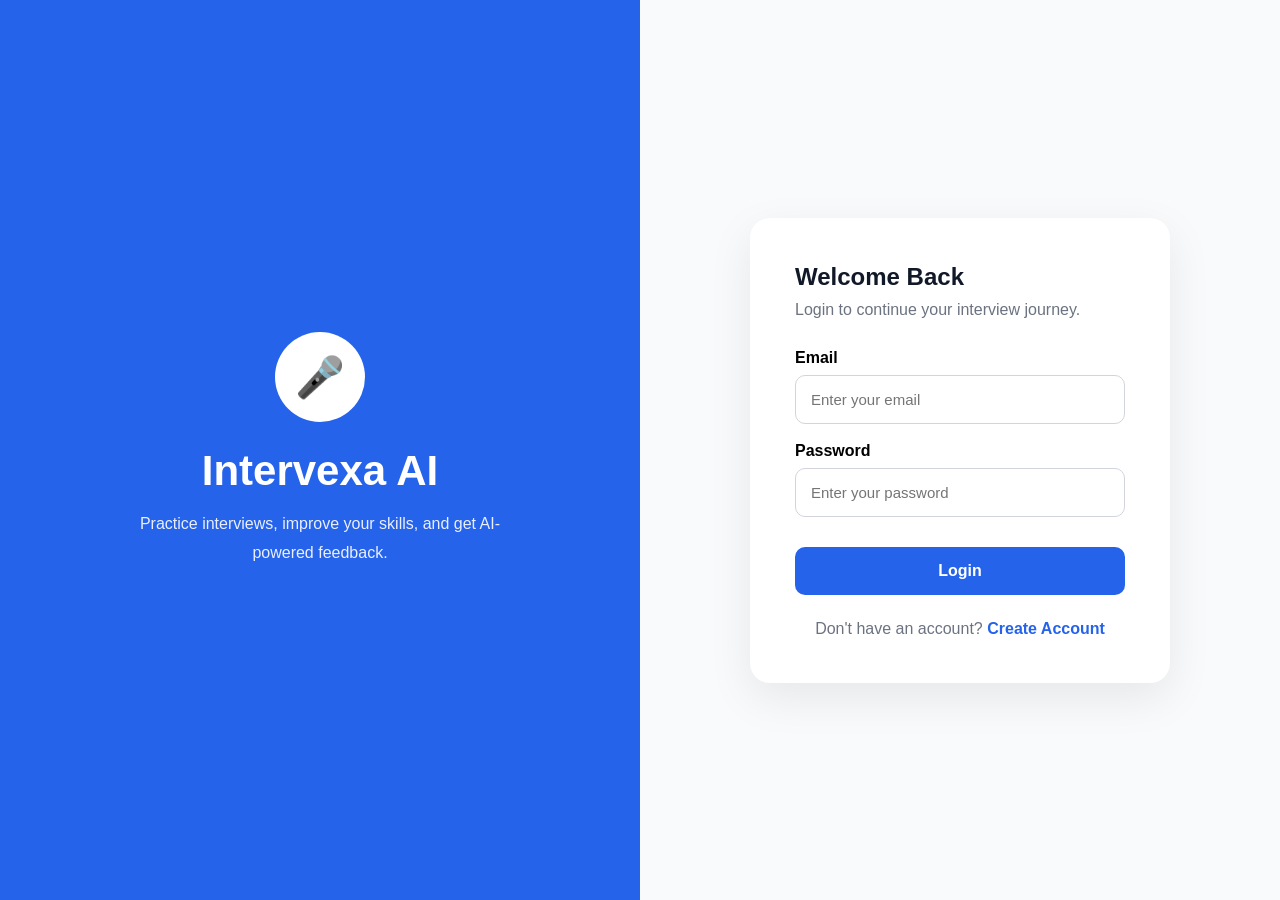
<file: index.html>
<!DOCTYPE html>
<html lang="en">
<head>
    <meta charset="UTF-8">
    <meta name="viewport" content="width=device-width, initial-scale=1.0">

    <title>Intervexa AI - Login</title>

    <link rel="stylesheet" href="css/index.css">

</head>

<body>
    <div class="container">

        <div class="left">
            <div class="logo">🎤</div>

            <h1>Intervexa AI</h1>
            <p>
                Practice interviews, improve your skills,
                and get AI-powered feedback.
            </p>
        </div>

        <div class="right">

            <div class="login-card">

                <h2>Welcome Back</h2>

                <p class="subtitle">
                    Login to continue your interview journey.
                </p>

                <form id="loginForm">

                    <label>Email</label>

                    <input
                        type="email"
                        id="email"
                        placeholder="Enter your email"
                        required
                    >

                    <label>Password</label>

                    <input
                        type="password"
                        id="password"
                        placeholder="Enter your password"
                        required
                    >

                    <button type="submit" class="login-button" href="html/home.html">Login</button>

                </form>

                <p class="bottom-text">
                    Don't have an account?
                    <a href="#">Create Account</a>
                </p>

            </div>

        </div>

    </div>

    <script src="js/index.js"></script>

</body>
</html>
</file>
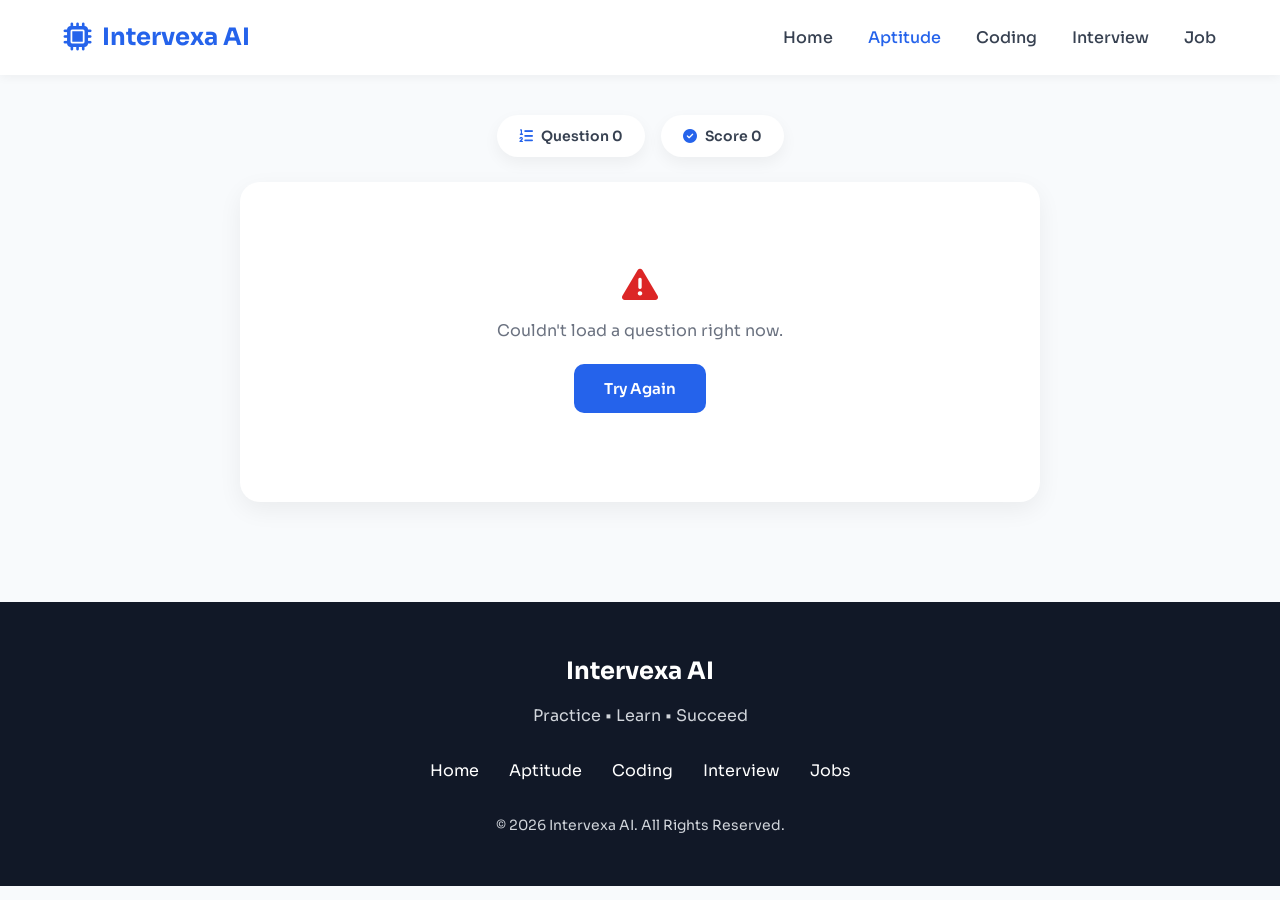
<file: html/aptitude.html>
<!DOCTYPE html>
<html lang="en">
<head>
<meta charset="UTF-8">
<meta name="viewport" content="width=device-width, initial-scale=1.0">
<title>Intervexa AI | Aptitude</title>

<link href="https://fonts.googleapis.com/css2?family=Sora:wght@300;400;500;600;700;800&display=swap" rel="stylesheet">
<link href="https://cdnjs.cloudflare.com/ajax/libs/font-awesome/6.7.2/css/all.min.css" rel="stylesheet">
<link rel="stylesheet" href="../css/aptitude.css">
</head>
<body>

<!-- ================= NAVBAR ================= -->

<header>
    <nav class="navbar">

        <a href="home.html" class="logo">
            <i class="fa-solid fa-microchip"></i>
            <span>Intervexa AI</span>
        </a>

        <ul class="nav-links">
            <li><a href="home.html">Home</a></li>
            <li><a href="aptitude.html" class="active">Aptitude</a></li>
            <li><a href="coding.html">Coding</a></li>
            <li><a href="interview.html">Interview</a></li>
            <li><a href="job.html">Job</a></li>
        </ul>

        <button id="menuBtn" class="menu-btn">
            <i class="fa-solid fa-bars"></i>
        </button>

    </nav>
</header>

<!-- ================= QUIZ ================= -->

<section class="quiz-wrap">

    <div class="stat-bar">
        <span class="stat-pill"><i class="fa-solid fa-list-ol"></i>Question <span id="qCount">0</span></span>
        <span class="stat-pill"><i class="fa-solid fa-circle-check"></i>Score <span id="qScore">0</span></span>
    </div>

    <div class="quiz-card" id="quizCard">
        <div class="loader" id="loader">
            <div class="spinner"></div>
            <p>Loading question...</p>
        </div>
    </div>

</section>

<!-- ================= FOOTER ================= -->

<footer>
    <div class="footer-content">
        <h2>Intervexa AI</h2>
        <p>Practice • Learn • Succeed</p>

        <div class="footer-links">
            <a href="home.html">Home</a>
            <a href="aptitude.html">Aptitude</a>
            <a href="coding.html">Coding</a>
            <a href="interview.html">Interview</a>
            <a href="job.html">Jobs</a>
        </div>

        <p class="copyright">© 2026 Intervexa AI. All Rights Reserved.</p>
    </div>
</footer>

<script src="../js/aptitude.js"></script>

</body>
</html>
</file>
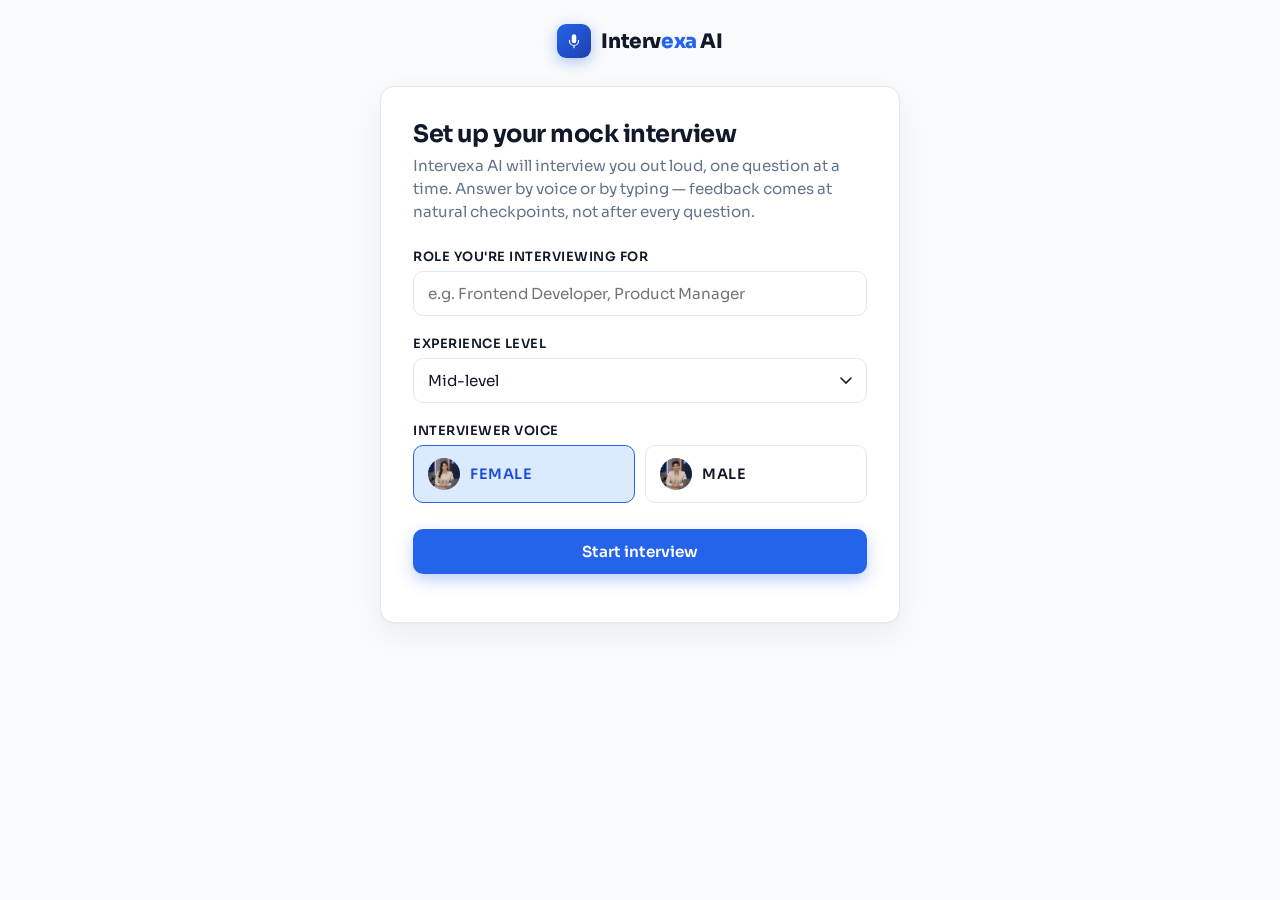
<file: html/interview.html>
<!DOCTYPE html>
<html lang="en">

<head>
<meta charset="UTF-8">
<meta name="viewport" content="width=device-width, initial-scale=1.0">
<title>Intervexa AI — Interview Practice</title>
<link rel="preconnect" href="https://fonts.googleapis.com">
<link rel="preconnect" href="https://fonts.gstatic.com" crossorigin>
<link href="https://fonts.googleapis.com/css2?family=Sora:wght@400;500;600;700;800&display=swap" rel="stylesheet">
<link rel="stylesheet" href="../css/interview.css">
</head>
<body>

<div class="app-shell">
  <div class="brand">
    <div class="mark">
      <svg viewBox="0 0 24 24" fill="none"><path d="M12 15a3 3 0 003-3V6a3 3 0 10-6 0v6a3 3 0 003 3z" fill="white"/><path d="M6 11v1a6 6 0 0012 0v-1M12 18v3" stroke="white" stroke-width="1.6" stroke-linecap="round"/></svg>
    </div>
    <span>Interv<em>exa</em> AI</span>
  </div>

  <!-- SETUP SCREEN -->
  <section id="screen-setup" class="screen active">
    <div class="card setup-shell">
      <h1>Set up your mock interview</h1>
      <p class="sub">Intervexa AI will interview you out loud, one question at a time. Answer by voice or by typing — feedback comes at natural checkpoints, not after every question.</p>

      <div class="field">
        <label for="roleInput">Role you're interviewing for</label>
        <input type="text" id="roleInput" placeholder="e.g. Frontend Developer, Product Manager">
      </div>

      <div class="field">
        <label for="levelSelect">Experience level</label>
        <select id="levelSelect">
          <option value="Entry-level">Entry-level</option>
          <option value="Mid-level" selected>Mid-level</option>
          <option value="Senior">Senior</option>
        </select>
      </div>

      <div class="field">
        <label>Interviewer voice</label>
        <div class="voice-toggle">
          <label class="voice-option">
            <input type="radio" name="gender" value="female" checked>
            <span class="pill"><img src="../assets/IntervexaAI_home_girl.png" alt=""> Female</span>
          </label>
          <label class="voice-option">
            <input type="radio" name="gender" value="male">
            <span class="pill"><img src="../assets/IntervexaAI_home_boy.png" alt=""> Male</span>
          </label>
        </div>
      </div>

      <button class="btn btn-primary btn-block" id="startBtn">Start interview</button>
      <p class="footer-note" id="setupError" style="color:#DC2626;"></p>
    </div>
  </section>

  <!-- INTERVIEW SCREEN -->
  <section id="screen-interview" class="screen">
    <div class="top-bar">
      <div style="font-size:.85rem;color:var(--text-muted);font-weight:600;" id="roleLabel"></div>
      <button class="btn btn-danger-outline" id="endBtn">End interview</button>
    </div>

    <div class="interview-grid">
      <!-- LEFT: AI avatar + question -->
      <div class="col-card">
        <div class="avatar-frame" id="avatarFrame">
          <img id="avatarImage" class="avatar-photo" src="../assets/IntervexaAI_home_girl.png" alt="Interviewer">
          <div class="speaking-badge"><span class="dot"></span> Speaking</div>
        </div>
        <div class="question-box loading" id="questionBox">
          <p id="questionText">Loading…</p>
        </div>
      </div>

      <!-- RIGHT: camera + answer -->
      <div class="col-card">
        <div class="camera-frame" id="cameraFrame">
          <video id="cameraVideo" autoplay playsinline muted></video>
          <p class="camera-off-msg" id="cameraOffMsg">Camera not available — you can still answer by mic or typing.</p>
          <div class="rec-badge"><span class="dot"></span> Rec</div>
        </div>

        <label for="answerInput">Your answer</label>
        <textarea id="answerInput" placeholder="Speak using the mic, or type your answer here…"></textarea>

        <div class="controls-row">
          <button class="mic-btn" id="micBtn" title="Record answer">
            <svg viewBox="0 0 24 24"><path d="M12 15a3 3 0 003-3V6a3 3 0 10-6 0v6a3 3 0 003 3z"/><path d="M6 11v1a6 6 0 0012 0v-1M12 18v3" stroke="currentColor" stroke-width="1.6" stroke-linecap="round" fill="none"/></svg>
          </button>
          <button class="btn btn-primary" id="submitBtn" style="flex:1;">Submit answer</button>
        </div>
        <p class="footer-note">Intervexa reads each question aloud automatically. Click the mic to answer by voice.</p>
      </div>
    </div>
  </section>

  <!-- FEEDBACK SCREEN -->
  <section id="screen-feedback" class="screen">
    <div class="card setup-shell">
      <span class="badge">Feedback checkpoint</span>
      <h1>Here's how you're doing</h1>
      <div class="feedback-body" id="feedbackText">Analyzing your recent answers…</div>
      <div class="actions-row">
        <button class="btn btn-primary" id="continueBtn" style="flex:1;">Continue interview</button>
        <button class="btn btn-ghost" id="restartBtn">Start over</button>
      </div>
    </div>
  </section>
</div>
<script src="../js/interview.js"></script>
</body>
</html>
</file>
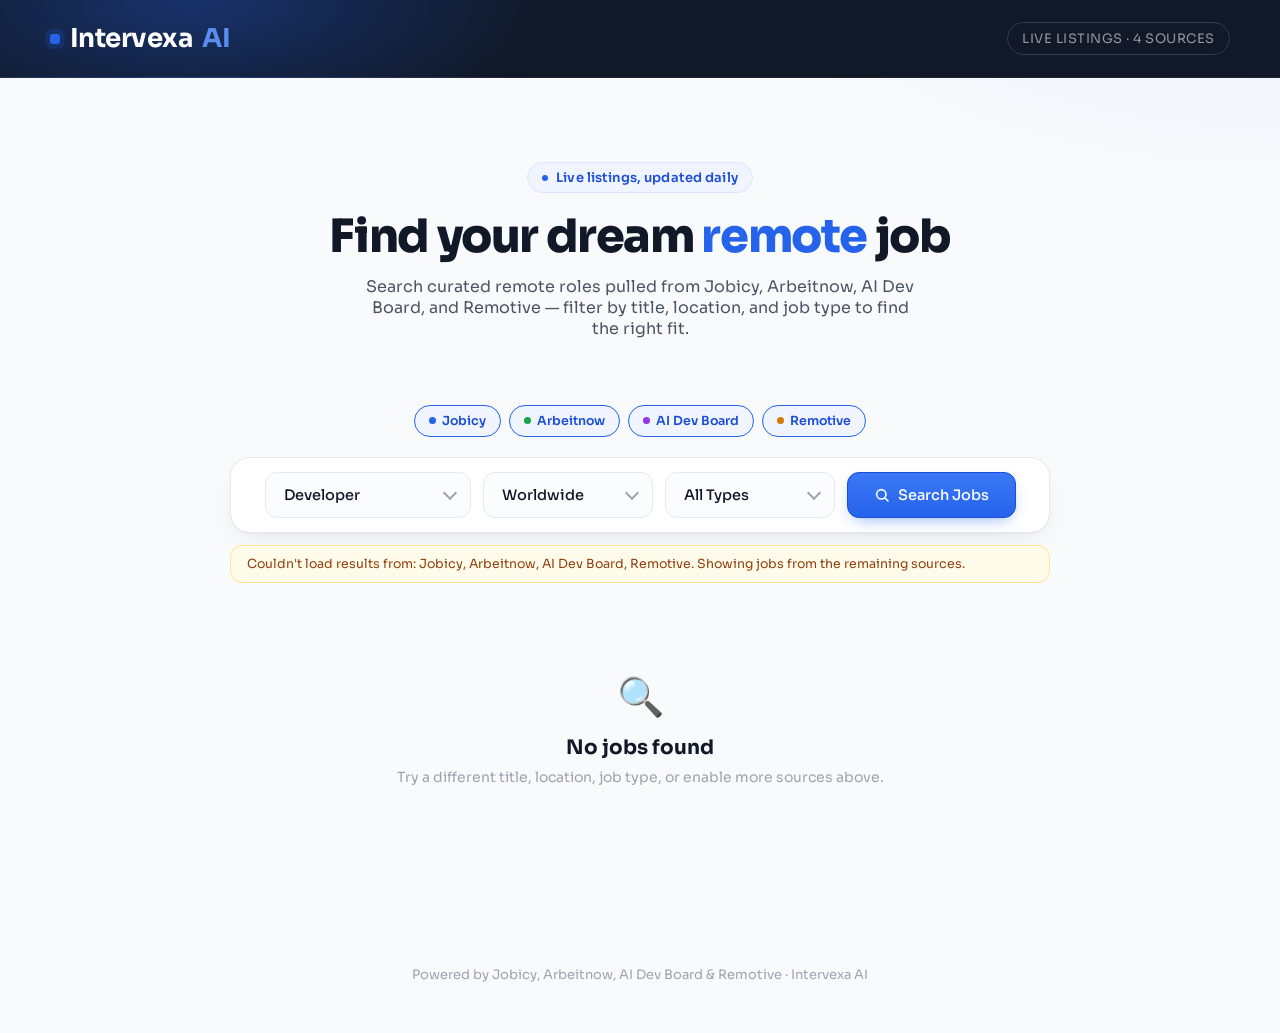
<file: html/job.html>
<!DOCTYPE html>
<html lang="en">

<head>
<meta charset="UTF-8">
<meta name="viewport" content="width=device-width, initial-scale=1.0">

<title>Intervexa AI - Jobs</title>

<link href="https://fonts.googleapis.com/css2?family=Sora:wght@400;500;600;700;800&display=swap" rel="stylesheet">
<link rel="stylesheet" href="../css/job.css">
</head>


<body>


<header>

<div class="logo">
Intervexa<span>AI</span>
</div>

<div class="header-tag">Live listings · 4 sources</div>

</header>



<div class="container">

<div class="hero">
<div class="eyebrow">Live listings, updated daily</div>
<h1>Find your dream <span class="accent">remote</span> job</h1>
<p class="subhead">Search curated remote roles pulled from Jobicy, Arbeitnow, AI Dev Board, and Remotive — filter by title, location, and job type to find the right fit.</p>
</div>

<div class="source-toggle" id="sourceToggle">
    <span class="source-chip active" data-source="jobicy"><span class="dot" style="background:#2563EB"></span>Jobicy</span>
    <span class="source-chip active" data-source="arbeitnow"><span class="dot" style="background:#16A34A"></span>Arbeitnow</span>
    <span class="source-chip active" data-source="aidevboard"><span class="dot" style="background:#9333EA"></span>AI Dev Board</span>
    <span class="source-chip active" data-source="remotive"><span class="dot" style="background:#D97706"></span>Remotive</span>
</div>

<div class="filters">

<div class="select-wrap">
<select id="jobTitle">
<option value="developer">Developer</option>
<option value="frontend">Frontend Developer</option>
<option value="backend">Backend Developer</option>
<option value="java">Java Developer</option>
<option value="python">Python Developer</option>
</select>
</div>

<div class="select-wrap">
<select id="location">
<option value="">Worldwide</option>
<option value="india">India</option>
<option value="usa">USA</option>
<option value="uk">UK</option>
</select>
</div>

<div class="select-wrap">
<select id="jobType">
<option value="">All Types</option>
<option value="fulltime">Full Time</option>
<option value="parttime">Part Time</option>
<option value="intern">Intern</option>
</select>
</div>

<button onclick="getJobs()">
<svg width="16" height="16" viewBox="0 0 24 24" fill="none" stroke="currentColor" stroke-width="2.4" stroke-linecap="round"><circle cx="11" cy="11" r="7"/><line x1="21" y1="21" x2="16.65" y2="16.65"/></svg>
Search Jobs
</button>

</div>

<div class="results-bar" id="resultsBar" style="display:none;">
<span id="resultCount"></span>
<span id="resultQuery"></span>
</div>

<div class="source-warning" id="sourceWarning"></div>

<div id="jobs">
<div class="loading-grid">
<div class="skeleton-card"></div>
<div class="skeleton-card"></div>
<div class="skeleton-card"></div>
</div>
</div>

</div>

<footer>Powered by Jobicy, Arbeitnow, AI Dev Board & Remotive · Intervexa AI</footer>

<script src="../js/job.js"></script>


</body>

</html>
</file>
<file: css/index.css>
*{
    margin:0;
    padding:0;
    box-sizing:border-box;
    font-family:'Sora',sans-serif;
}

body{
    background:#F8FAFC;
    height:100vh;
}

.container{
    display:flex;
    height:100vh;
}

.left{
    width:50%;
    background:#2563EB;
    color:white;

    display:flex;
    flex-direction:column;
    justify-content:center;
    align-items:center;

    padding:60px;
    text-align:center;
}

.logo{
    width:90px;
    height:90px;
    background:white;
    color:#2563EB;
    border-radius:50%;
    display:flex;
    justify-content:center;
    align-items:center;
    font-size:40px;
    margin-bottom:25px;
}

.left h1{
    font-size:42px;
    margin-bottom:15px;
}

.left p{
    max-width:420px;
    line-height:1.8;
    opacity:.9;
}

.right{
    width:50%;

    display:flex;
    justify-content:center;
    align-items:center;
}

.login-card{

    width:420px;
    background:white;

    padding:45px;

    border-radius:20px;

    box-shadow:0 15px 45px rgba(0,0,0,.08);
}

.login-card h2{
    color:#111827;
    margin-bottom:10px;
}

.subtitle{
    color:#6B7280;
    margin-bottom:30px;
}

label{
    display:block;
    margin-bottom:8px;
    margin-top:18px;
    font-weight:600;
}

input{

    width:100%;
    padding:15px;

    border:1px solid #D1D5DB;
    border-radius:10px;

    outline:none;
    font-size:15px;

    transition:.3s;
}

input:focus{

    border-color:#2563EB;

}

button{

    width:100%;
    margin-top:30px;

    padding:15px;

    border:none;

    background:#2563EB;

    color:white;

    font-size:16px;
    font-weight:600;

    border-radius:10px;

    cursor:pointer;

    transition:.3s;
}

button:hover{

    background:#1E4FD7;

}

.bottom-text{

    margin-top:25px;

    text-align:center;

    color:#6B7280;

}

.bottom-text a{

    color:#2563EB;
    text-decoration:none;
    font-weight:600;

}

@media(max-width:900px){

.container{

flex-direction:column;

}

.left{

width:100%;
height:35vh;

}

.right{

width:100%;
height:65vh;

}

.login-card{

width:90%;

}

.left h1{

font-size:34px;

}

}
</file>
<file: css/aptitude.css>
/* ===========================
   BASE (matches home.css)
=========================== */

*{
    margin:0;
    padding:0;
    box-sizing:border-box;
    font-family:'Sora',sans-serif;
    scroll-behavior:smooth;
}

body{
    background:#F8FAFC;
    color:#111827;
    line-height:1.6;
}

a{
    text-decoration:none;
    color:inherit;
}

ul{
    list-style:none;
}

/* ===========================
   NAVBAR
=========================== */

header{
    position:sticky;
    top:0;
    z-index:1000;
    background:#ffffffee;
    backdrop-filter:blur(12px);
    box-shadow:0 2px 10px rgba(0,0,0,.05);
}

.navbar{
    width:90%;
    max-width:1300px;
    margin:auto;
    display:flex;
    justify-content:space-between;
    align-items:center;
    height:75px;
}

.logo{
    display:flex;
    align-items:center;
    gap:10px;
    font-size:24px;
    font-weight:700;
    color:#2563EB;
}

.logo i{
    font-size:28px;
}

.nav-links{
    display:flex;
    gap:35px;
}

.nav-links a{
    color:#374151;
    font-weight:500;
    transition:.3s;
}

.nav-links a:hover,
.nav-links a.active{
    color:#2563EB;
}

.menu-btn{
    display:none;
    border:none;
    background:none;
    cursor:pointer;
    font-size:24px;
    color:#111827;
}

/* ===========================
   PAGE HERO
=========================== */

.page-hero{
    width:90%;
    max-width:1300px;
    margin:auto;
    padding:60px 0 20px;
    text-align:center;
}

.badge{
    display:inline-block;
    background:#DBEAFE;
    color:#2563EB;
    padding:10px 18px;
    border-radius:30px;
    font-size:14px;
    margin-bottom:20px;
    font-weight:600;
}

.page-hero h1{
    font-size:44px;
    line-height:1.2;
    margin-bottom:15px;
}

.page-hero h1 span{
    color:#2563EB;
}

.page-hero p{
    color:#6B7280;
    font-size:17px;
    max-width:600px;
    margin:auto;
}

/* ===========================
   QUIZ SECTION
=========================== */

.quiz-wrap{
    width:90%;
    max-width:800px;
    margin:40px auto 100px;
}

.stat-bar{
    display:flex;
    justify-content:center;
    gap:16px;
    flex-wrap:wrap;
    margin-bottom:25px;
}

.stat-pill{
    background:white;
    border-radius:30px;
    padding:10px 22px;
    font-size:14px;
    font-weight:600;
    color:#374151;
    box-shadow:0 6px 16px rgba(0,0,0,.05);
}

.stat-pill i{
    color:#2563EB;
    margin-right:8px;
}

.quiz-card{
    background:white;
    border-radius:20px;
    padding:45px;
    box-shadow:0 8px 25px rgba(0,0,0,.06);
    min-height:320px;
    position:relative;
}

.q-number{
    color:#2563EB;
    font-weight:700;
    font-size:14px;
    letter-spacing:.5px;
    text-transform:uppercase;
    margin-bottom:14px;
    display:block;
}

.q-text{
    font-size:22px;
    font-weight:600;
    color:#111827;
    margin-bottom:30px;
    line-height:1.5;
}

.options{
    display:flex;
    flex-direction:column;
    gap:14px;
    margin-bottom:10px;
}

.option{
    display:flex;
    align-items:center;
    gap:14px;
    text-align:left;
    background:#F8FAFC;
    border:2px solid #E5E7EB;
    border-radius:12px;
    padding:16px 20px;
    font-size:16px;
    font-weight:500;
    color:#111827;
    cursor:pointer;
    transition:.25s;
    width:100%;
}

.option:hover:not(:disabled){
    border-color:#2563EB;
    background:#EFF6FF;
}

.option .opt-letter{
    width:30px;
    height:30px;
    min-width:30px;
    border-radius:50%;
    background:#E5E7EB;
    color:#374151;
    display:flex;
    align-items:center;
    justify-content:center;
    font-size:13px;
    font-weight:700;
    transition:.25s;
}

.option.selected{
    border-color:#2563EB;
    background:#EFF6FF;
}

.option.selected .opt-letter{
    background:#2563EB;
    color:white;
}

.option.correct{
    border-color:#16A34A;
    background:#F0FDF4;
}

.option.correct .opt-letter{
    background:#16A34A;
    color:white;
}

.option.incorrect{
    border-color:#DC2626;
    background:#FEF2F2;
}

.option.incorrect .opt-letter{
    background:#DC2626;
    color:white;
}

.option:disabled{
    cursor:default;
}

.explanation{
    margin-top:20px;
    background:#F8FAFC;
    border-left:4px solid #2563EB;
    border-radius:10px;
    padding:18px 20px;
    font-size:15px;
    color:#374151;
    display:none;
}

.explanation.show{
    display:block;
}

.explanation strong{
    color:#111827;
}

.quiz-actions{
    display:flex;
    justify-content:space-between;
    align-items:center;
    margin-top:30px;
    gap:15px;
    flex-wrap:wrap;
}

.primary-btn{
    background:#2563EB;
    color:white;
    border:none;
    padding:15px 30px;
    border-radius:10px;
    transition:.3s;
    font-weight:600;
    font-size:15px;
    cursor:pointer;
}

.primary-btn:hover{
    background:#1D4ED8;
}

.primary-btn:disabled{
    background:#93C5FD;
    cursor:not-allowed;
}

.secondary-btn{
    border:2px solid #2563EB;
    background:none;
    color:#2563EB;
    padding:13px 28px;
    border-radius:10px;
    transition:.3s;
    font-weight:600;
    font-size:15px;
    cursor:pointer;
}

.secondary-btn:hover{
    background:#2563EB;
    color:white;
}

.feedback-tag{
    font-weight:700;
    font-size:15px;
    display:none;
    align-items:center;
    gap:8px;
}

.feedback-tag.show{
    display:flex;
}

.feedback-tag.right{
    color:#16A34A;
}

.feedback-tag.wrong{
    color:#DC2626;
}

/* Loading / error state */

.loader{
    display:flex;
    flex-direction:column;
    align-items:center;
    justify-content:center;
    gap:16px;
    min-height:260px;
    color:#6B7280;
}

.spinner{
    width:42px;
    height:42px;
    border:4px solid #DBEAFE;
    border-top-color:#2563EB;
    border-radius:50%;
    animation:spin .8s linear infinite;
}

@keyframes spin{
    to{ transform:rotate(360deg); }
}

.error-box{
    text-align:center;
    padding:40px 20px;
    color:#6B7280;
}

.error-box i{
    font-size:36px;
    color:#DC2626;
    margin-bottom:15px;
    display:block;
}

/* ===========================
   FOOTER
=========================== */

footer{
    background:#111827;
    color:white;
    text-align:center;
    padding:50px 20px;
}

.footer-content h2{
    margin-bottom:12px;
}

.footer-content p{
    color:#D1D5DB;
}

.footer-links{
    margin:30px 0;
    display:flex;
    justify-content:center;
    gap:30px;
    flex-wrap:wrap;
}

.footer-links a{
    color:white;
    transition:.3s;
}

.footer-links a:hover{
    color:#60A5FA;
}

.copyright{
    font-size:14px;
    color:#9CA3AF;
}

/* ===========================
   RESPONSIVE
=========================== */

@media(max-width:900px){

    .nav-links{
        display:none;
        position:absolute;
        top:75px;
        left:0;
        right:0;
        background:#ffffff;
        flex-direction:column;
        align-items:center;
        gap:0;
        box-shadow:0 12px 24px rgba(0,0,0,.08);
        padding:10px 0;
    }

    .nav-links.open{
        display:flex;
    }

    .nav-links a{
        display:block;
        width:100%;
        text-align:center;
        padding:14px 20px;
    }

    .menu-btn{
        display:block;
    }

    .page-hero h1{
        font-size:32px;
    }

    .quiz-card{
        padding:28px 20px;
    }

    .q-text{
        font-size:19px;
    }

    .quiz-actions{
        justify-content:center;
    }
}
</file>
<file: css/interview.css>
:root{
    --primary:#2563EB;
    --primary-dark:#1d4ed8;
    --primary-light:#DBEAFE;
    --secondary:#111827;
    --bg:#F8FAFC;
    --card:#FFFFFF;
    --border:#E2E8F0;
    --text-muted:#64748B;
    --radius:14px;
  }
  *{box-sizing:border-box;}
  html,body{height:100%;}
  body{
    margin:0;
    font-family:'Sora',sans-serif;
    background:var(--bg);
    color:var(--secondary);
    min-height:100vh;
    padding:24px;
  }

  .app-shell{
    width:100%;
    max-width:1100px;
    margin:0 auto;
  }

  .brand{
    display:flex;
    align-items:center;
    gap:10px;
    margin-bottom:28px;
    justify-content:center;
  }
  .brand .mark{
    width:34px;height:34px;border-radius:9px;
    background:linear-gradient(135deg,var(--primary),#1e40af);
    display:flex;align-items:center;justify-content:center;
    box-shadow:0 4px 14px rgba(37,99,235,.35);
  }
  .brand .mark svg{width:18px;height:18px;}
  .brand span{font-weight:800;font-size:1.25rem;letter-spacing:-.02em;}
  .brand span em{color:var(--primary);font-style:normal;}

  .screen{display:none;}
  .screen.active{display:block;animation:fadeUp .35s ease;}
  @keyframes fadeUp{from{opacity:0;transform:translateY(8px);}to{opacity:1;transform:translateY(0);}}

  .card{
    background:var(--card);
    border:1px solid var(--border);
    border-radius:var(--radius);
    padding:32px;
    box-shadow:0 1px 2px rgba(15,23,42,.04), 0 12px 32px rgba(15,23,42,.05);
  }

  .setup-shell{max-width:520px;margin:0 auto;}

  h1{font-size:1.5rem;font-weight:700;margin:0 0 6px;letter-spacing:-.02em;}
  p.sub{color:var(--text-muted);margin:0 0 26px;font-size:.95rem;line-height:1.5;}

  label{
    display:block;font-size:.8rem;font-weight:600;color:var(--secondary);
    margin-bottom:6px;text-transform:uppercase;letter-spacing:.04em;
  }
  .field{margin-bottom:20px;}
  input[type="text"], select, textarea{
    width:100%;
    font-family:'Sora',sans-serif;
    font-size:.95rem;
    padding:12px 14px;
    border:1.5px solid var(--border);
    border-radius:10px;
    background:#fff;
    color:var(--secondary);
    outline:none;
    transition:border-color .15s ease, box-shadow .15s ease;
  }
  input[type="text"]:focus, select:focus, textarea:focus{
    border-color:var(--primary);
    box-shadow:0 0 0 3px var(--primary-light);
  }
  select{appearance:none;cursor:pointer;background:#fff url('data:image/svg+xml;utf8,<svg xmlns="http://www.w3.org/2000/svg" width="12" height="8"><path d="M1 1l5 5 5-5" stroke="%23111827" stroke-width="1.6" fill="none" stroke-linecap="round"/></svg>') no-repeat right 14px center;}

  /* Voice / gender toggle */
  .voice-toggle{display:flex;gap:10px;}
  .voice-option{
    flex:1;position:relative;
  }
  .voice-option input{position:absolute;opacity:0;pointer-events:none;}
  .voice-option .pill{
    display:flex;align-items:center;gap:10px;
    border:1.5px solid var(--border);border-radius:10px;
    padding:12px 14px;cursor:pointer;transition:all .15s ease;
    font-size:.9rem;font-weight:600;color:var(--secondary);
  }
  .voice-option .pill img{width:32px;height:32px;border-radius:50%;object-fit:cover;background:var(--primary-light);flex-shrink:0;}
  .voice-option input:checked + .pill{
    border-color:var(--primary);background:var(--primary-light);color:var(--primary-dark);
  }

  .btn{
    display:inline-flex;align-items:center;justify-content:center;gap:8px;
    font-family:'Sora',sans-serif;font-weight:600;font-size:.95rem;
    padding:13px 22px;border-radius:10px;border:none;cursor:pointer;
    transition:transform .12s ease, box-shadow .12s ease, background .15s ease;
  }
  .btn:active{transform:scale(.97);}
  .btn-primary{background:var(--primary);color:#fff;box-shadow:0 6px 16px rgba(37,99,235,.3);}
  .btn-primary:hover{background:var(--primary-dark);}
  .btn-primary:disabled{background:#93B4F3;cursor:not-allowed;box-shadow:none;}
  .btn-ghost{background:transparent;color:var(--secondary);border:1.5px solid var(--border);}
  .btn-ghost:hover{border-color:var(--secondary);}
  .btn-block{width:100%;}
  .btn-danger-outline{background:transparent;color:#DC2626;border:1.5px solid #FCA5A5;padding:8px 14px;font-size:.82rem;}

  /* Interview screen */
  .top-bar{display:flex;align-items:center;justify-content:space-between;margin-bottom:20px;}

  .interview-grid{
    display:grid;
    grid-template-columns:1fr 1fr;
    gap:20px;
  }
  @media (max-width:820px){
    .interview-grid{grid-template-columns:1fr;}
  }

  .col-card{
    background:var(--card);
    border:1px solid var(--border);
    border-radius:var(--radius);
    padding:20px;
    box-shadow:0 1px 2px rgba(15,23,42,.04), 0 12px 32px rgba(15,23,42,.05);
    display:flex;
    flex-direction:column;
  }

  /* Left: AI avatar + question */
  .avatar-frame{
    position:relative;
    width:100%;
    aspect-ratio:1/1;
    border-radius:12px;
    overflow:hidden;
    background:linear-gradient(160deg,var(--primary-light),#EFF6FF);
    display:flex;align-items:center;justify-content:center;
    margin-bottom:16px;
    border:2px solid transparent;
    transition:border-color .2s ease, box-shadow .2s ease;
  }
  .avatar-frame.speaking{
    border-color:var(--primary);
    box-shadow:0 0 0 6px var(--primary-light);
  }
  .avatar-photo{
    width:100%;height:100%;object-fit:cover;object-position:top center;
    display:block;
    transition:transform .35s ease;
  }
  .avatar-frame.speaking .avatar-photo{
    animation:avatarPulse 1.1s ease-in-out infinite;
  }
  @keyframes avatarPulse{
    0%,100%{ transform:scale(1); }
    50%{ transform:scale(1.035); }
  }
  .speaking-badge{
    position:absolute;bottom:10px;left:10px;
    background:rgba(17,24,39,.75);color:#fff;font-size:.72rem;font-weight:600;
    padding:5px 10px;border-radius:20px;display:none;align-items:center;gap:6px;
  }
  .avatar-frame.speaking .speaking-badge{display:flex;}
  .speaking-badge .dot{width:6px;height:6px;border-radius:50%;background:#4ADE80;animation:blink 1s infinite;}
  @keyframes blink{50%{opacity:.3;}}

  .question-box{
    background:var(--primary-light);
    border-radius:12px;
    padding:18px 20px;
    flex:1;
    display:flex;
    align-items:center;
  }
  .question-box p{margin:0;font-size:1rem;font-weight:600;line-height:1.5;color:var(--secondary);}
  .question-box.loading p{color:var(--text-muted);font-weight:500;font-style:italic;}

  /* Right: camera + answer */
  .camera-frame{
    position:relative;
    width:100%;
    aspect-ratio:1/1;
    border-radius:12px;
    overflow:hidden;
    background:var(--secondary);
    margin-bottom:16px;
    display:flex;align-items:center;justify-content:center;
  }
  .camera-frame video{
    width:100%;height:100%;object-fit:cover;
    transform:scaleX(-1); /* mirror */
  }
  .camera-frame.recording{box-shadow:0 0 0 3px #DC2626 inset;}
  .rec-badge{
    position:absolute;top:10px;left:10px;
    background:rgba(220,38,38,.9);color:#fff;font-size:.72rem;font-weight:700;
    padding:5px 10px;border-radius:20px;display:none;align-items:center;gap:6px;
    text-transform:uppercase;letter-spacing:.04em;
  }
  .camera-frame.recording .rec-badge{display:flex;}
  .rec-badge .dot{width:6px;height:6px;border-radius:50%;background:#fff;animation:blink 1s infinite;}
  .camera-off-msg{color:#94A3B8;font-size:.82rem;text-align:center;padding:0 20px;}

  textarea{min-height:90px;resize:vertical;line-height:1.5;flex-shrink:0;}

  .controls-row{display:flex;gap:10px;margin-top:12px;align-items:center;}

  .mic-btn{
    width:52px;height:52px;border-radius:50%;border:1.5px solid var(--border);
    background:#fff;cursor:pointer;display:flex;align-items:center;justify-content:center;
    flex-shrink:0;transition:all .15s ease;
  }
  .mic-btn svg{width:20px;height:20px;fill:var(--secondary);}
  .mic-btn.recording{background:#DC2626;border-color:#DC2626;}
  .mic-btn.recording svg{fill:#fff;}
  .mic-btn:disabled{opacity:.4;cursor:not-allowed;}

  .footer-note{margin-top:16px;text-align:center;color:var(--text-muted);font-size:.78rem;}

  /* Feedback screen */
  .feedback-body{white-space:pre-wrap;line-height:1.65;font-size:.95rem;color:var(--secondary);}
  .badge{
    display:inline-block;background:var(--primary-light);color:var(--primary-dark);
    font-size:.72rem;font-weight:700;padding:4px 10px;border-radius:20px;
    text-transform:uppercase;letter-spacing:.05em;margin-bottom:14px;
  }

  .actions-row{display:flex;gap:10px;margin-top:24px;}
</file>
<file: css/job.css>
:root{
    --bg:#F8FAFC;
    --ink:#111827;
    --ink-soft:#4b5563;
    --ink-faint:#9ca3af;
    --blue:#2563EB;
    --blue-dark:#1d4ed8;
    --blue-tint:#EFF4FF;
    --border:#E5E9F0;
    --card:#ffffff;
    --shadow: 0 1px 2px rgba(17,24,39,0.04), 0 12px 32px -12px rgba(17,24,39,0.10);
    --shadow-hover: 0 4px 10px rgba(17,24,39,0.06), 0 24px 48px -16px rgba(37,99,235,0.20);
    --radius: 18px;
}

*{
    margin:0;
    padding:0;
    box-sizing:border-box;
    font-family:'Sora',sans-serif;
}

html{
    scroll-behavior:smooth;
}

body{
    background:
        radial-gradient(1000px 500px at 100% -10%, rgba(37,99,235,0.07), transparent 60%),
        var(--bg);
    color:var(--ink);
    min-height:100vh;
}

/* Header */

header{
    background:#111827;
    background-image: radial-gradient(600px 240px at 15% 0%, rgba(37,99,235,0.35), transparent 60%);
    color:white;
    padding:22px 50px;
    display:flex;
    justify-content:space-between;
    align-items:center;
    position:sticky;
    top:0;
    z-index:50;
    border-bottom:1px solid rgba(255,255,255,0.06);
}

.logo{
    font-size:26px;
    font-weight:700;
    letter-spacing:-0.02em;
    display:flex;
    align-items:center;
    gap:10px;
}

.logo::before{
    content:"";
    width:10px;
    height:10px;
    border-radius:3px;
    background:var(--blue);
    box-shadow:0 0 0 5px rgba(37,99,235,0.18);
    display:inline-block;
}

.logo span{
    color:#5B8DEF;
}

.header-tag{
    font-size:13px;
    color:rgba(255,255,255,0.55);
    letter-spacing:0.04em;
    text-transform:uppercase;
    border:1px solid rgba(255,255,255,0.14);
    padding:7px 14px;
    border-radius:999px;
}

@media(max-width:640px){
    .header-tag{ display:none; }
}

/* Container / Hero */

.container{
    max-width:1200px;
    margin:0 auto;
    padding:20px;
}

.hero{
    text-align:center;
    padding:64px 20px 40px;
}

.eyebrow{
    display:inline-flex;
    align-items:center;
    gap:8px;
    font-size:13px;
    font-weight:600;
    color:var(--blue-dark);
    background:var(--blue-tint);
    border:1px solid #DCE7FF;
    padding:6px 14px;
    border-radius:999px;
    margin-bottom:18px;
    letter-spacing:0.01em;
}

.eyebrow::before{
    content:"";
    width:6px;
    height:6px;
    border-radius:50%;
    background:var(--blue);
}

h1{
    font-size:clamp(30px, 4.2vw, 46px);
    font-weight:800;
    letter-spacing:-0.03em;
    line-height:1.1;
    color:var(--ink);
    margin-bottom:14px;
}

h1 .accent{
    color:var(--blue);
}

.subhead{
    color:var(--ink-soft);
    font-size:16px;
    max-width:560px;
    margin:0 auto;
    font-weight:400;
}

/* Source toggle */

.source-toggle{
    display:flex;
    gap:8px;
    justify-content:center;
    flex-wrap:wrap;
    margin:26px auto 0;
    max-width:820px;
}

.source-chip{
    display:inline-flex;
    align-items:center;
    gap:6px;
    font-size:12.5px;
    font-weight:600;
    padding:7px 14px;
    border-radius:999px;
    border:1.5px solid var(--border);
    background:#fff;
    color:var(--ink-soft);
    cursor:pointer;
    user-select:none;
    transition:.2s ease;
}

.source-chip:hover{ border-color:#c7d2e3; }

.source-chip.active{
    border-color:var(--blue);
    background:var(--blue-tint);
    color:var(--blue-dark);
}

.source-chip .dot{
    width:7px;height:7px;border-radius:50%;
    flex-shrink:0;
}

/* Filters */

.filters{
    display:flex;
    gap:12px;
    justify-content:center;
    flex-wrap:wrap;
    margin:20px 0 12px;
    background:var(--card);
    border:1px solid var(--border);
    box-shadow:var(--shadow);
    padding:14px;
    border-radius:20px;
    max-width:820px;
    margin-left:auto;
    margin-right:auto;
}

.select-wrap{
    position:relative;
}

.select-wrap::after{
    content:"";
    position:absolute;
    right:16px;
    top:50%;
    width:8px;
    height:8px;
    border-right:2px solid var(--ink-faint);
    border-bottom:2px solid var(--ink-faint);
    transform:translateY(-70%) rotate(45deg);
    pointer-events:none;
}

select,button{
    padding:13px 40px 13px 18px;
    border-radius:12px;
    border:1px solid var(--border);
    font-size:14.5px;
    font-weight:500;
    font-family:'Sora',sans-serif;
}

select{
    background:#fbfcfe;
    color:var(--ink);
    appearance:none;
    -webkit-appearance:none;
    cursor:pointer;
    min-width:170px;
    transition:border-color .2s ease, background .2s ease;
}

select:hover{
    border-color:#c7d2e3;
    background:#fff;
}

select:focus-visible, button:focus-visible{
    outline:2px solid var(--blue);
    outline-offset:2px;
}

button{
    background:var(--blue);
    background-image:linear-gradient(180deg, #3B78F6, var(--blue));
    color:white;
    cursor:pointer;
    border:1px solid var(--blue-dark);
    padding:13px 26px;
    display:inline-flex;
    align-items:center;
    gap:8px;
    box-shadow:0 6px 16px -6px rgba(37,99,235,0.55);
    transition:transform .15s ease, box-shadow .15s ease, background .15s ease;
}

button:hover{
    background:var(--blue-dark);
    transform:translateY(-1px);
    box-shadow:0 10px 22px -8px rgba(37,99,235,0.6);
}

button:active{
    transform:translateY(0);
}

.results-bar{
    max-width:820px;
    margin:0 auto 12px;
    display:flex;
    justify-content:space-between;
    align-items:center;
    padding:0 6px;
    color:var(--ink-faint);
    font-size:13.5px;
    font-weight:500;
}

#resultCount b{
    color:var(--ink);
}

.source-warning{
    max-width:820px;
    margin:0 auto 20px;
    padding:10px 16px;
    background:#FFFBEB;
    border:1px solid #FDE68A;
    color:#92400E;
    font-size:12.5px;
    border-radius:12px;
    display:none;
}

.source-warning.show{ display:block; }

/* Jobs grid */

#jobs{
    display:grid;
    grid-template-columns:repeat(auto-fit,minmax(300px,1fr));
    gap:22px;
    padding-bottom:60px;
}

.job-card{
    background:var(--card);
    padding:26px;
    border-radius:var(--radius);
    border:1px solid var(--border);
    box-shadow:var(--shadow);
    transition:transform .25s ease, box-shadow .25s ease, border-color .25s ease;
    display:flex;
    flex-direction:column;
    position:relative;
    overflow:hidden;
    animation:rise .45s ease both;
}

.job-card::before{
    content:"";
    position:absolute;
    left:0; top:0; bottom:0;
    width:4px;
    background:linear-gradient(180deg, var(--blue), #7FA8FF);
    opacity:0;
    transition:opacity .25s ease;
}

.job-card:hover{
    transform:translateY(-6px);
    box-shadow:var(--shadow-hover);
    border-color:#D6E1FB;
}

.job-card:hover::before{
    opacity:1;
}

.card-top{
    display:flex;
    justify-content:space-between;
    align-items:flex-start;
    gap:12px;
    margin-bottom:14px;
}

.avatar{
    width:44px;
    height:44px;
    border-radius:12px;
    background:linear-gradient(135deg, var(--blue-tint), #E4ECFF);
    color:var(--blue-dark);
    display:flex;
    align-items:center;
    justify-content:center;
    font-weight:700;
    font-size:16px;
    flex-shrink:0;
    border:1px solid #DCE7FF;
}

.pill-group{
    display:flex;
    flex-direction:column;
    align-items:flex-end;
    gap:6px;
}

.type-pill{
    font-size:11.5px;
    font-weight:600;
    color:var(--blue-dark);
    background:var(--blue-tint);
    border:1px solid #DCE7FF;
    padding:5px 11px;
    border-radius:999px;
    white-space:nowrap;
    text-transform:capitalize;
}

.source-pill{
    font-size:10.5px;
    font-weight:700;
    padding:3px 10px;
    border-radius:999px;
    white-space:nowrap;
    text-transform:uppercase;
    letter-spacing:.03em;
    color:#fff;
}

.job-card h2{
    color:var(--ink);
    font-size:18px;
    font-weight:700;
    letter-spacing:-0.01em;
    margin-bottom:4px;
    line-height:1.3;
}

.job-card h3{
    color:var(--ink-soft);
    font-size:14px;
    font-weight:500;
    margin-bottom:14px;
}

.meta-row{
    display:flex;
    flex-wrap:wrap;
    gap:8px 14px;
    margin-bottom:14px;
}

.meta-item{
    display:flex;
    align-items:center;
    gap:6px;
    font-size:13px;
    color:var(--ink-soft);
    font-weight:500;
}

.meta-item svg{
    flex-shrink:0;
    color:var(--blue);
}

.job-card p.excerpt{
    font-size:13.5px;
    line-height:1.6;
    color:var(--ink-soft);
    margin-bottom:20px;
    flex-grow:1;
    display:-webkit-box;
    -webkit-box-orient:vertical;
    overflow:hidden;
}

.job-card a{
    display:inline-flex;
    align-items:center;
    justify-content:center;
    gap:8px;
    background:var(--ink);
    color:white;
    padding:12px 18px;
    border-radius:11px;
    text-decoration:none;
    font-size:14px;
    font-weight:600;
    transition:background .2s ease, gap .2s ease;
    margin-top:auto;
}

.job-card a:hover{
    background:var(--blue-dark);
    gap:11px;
}

@keyframes rise{
    from{ opacity:0; transform:translateY(14px); }
    to{ opacity:1; transform:translateY(0); }
}

/* Loading skeleton */

.loading-grid{
    display:grid;
    grid-template-columns:repeat(auto-fit,minmax(300px,1fr));
    gap:22px;
}

.skeleton-card{
    background:var(--card);
    border:1px solid var(--border);
    border-radius:var(--radius);
    padding:26px;
    height:236px;
    position:relative;
    overflow:hidden;
}

.skeleton-card::after{
    content:"";
    position:absolute;
    inset:0;
    background:linear-gradient(90deg, transparent, rgba(37,99,235,0.06), transparent);
    animation:shimmer 1.4s infinite;
}

@keyframes shimmer{
    0%{ transform:translateX(-100%); }
    100%{ transform:translateX(100%); }
}

/* Empty state */

.empty-state{
    grid-column:1/-1;
    text-align:center;
    padding:70px 20px;
    color:var(--ink-soft);
}

.empty-state .icon{
    font-size:38px;
    margin-bottom:14px;
}

.empty-state h2{
    color:var(--ink);
    font-size:20px;
    margin-bottom:8px;
}

.empty-state p{
    font-size:14px;
    color:var(--ink-faint);
}

footer{
    text-align:center;
    padding:30px 20px 50px;
    color:var(--ink-faint);
    font-size:13px;
}

@media(max-width:600px){

header{
    padding:16px 20px;
}

.hero{
    padding:44px 16px 28px;
}

.filters{
    padding:12px;
}

select, button{
    width:100%;
    min-width:0;
}

.select-wrap{
    width:100%;
}

}
</file>
